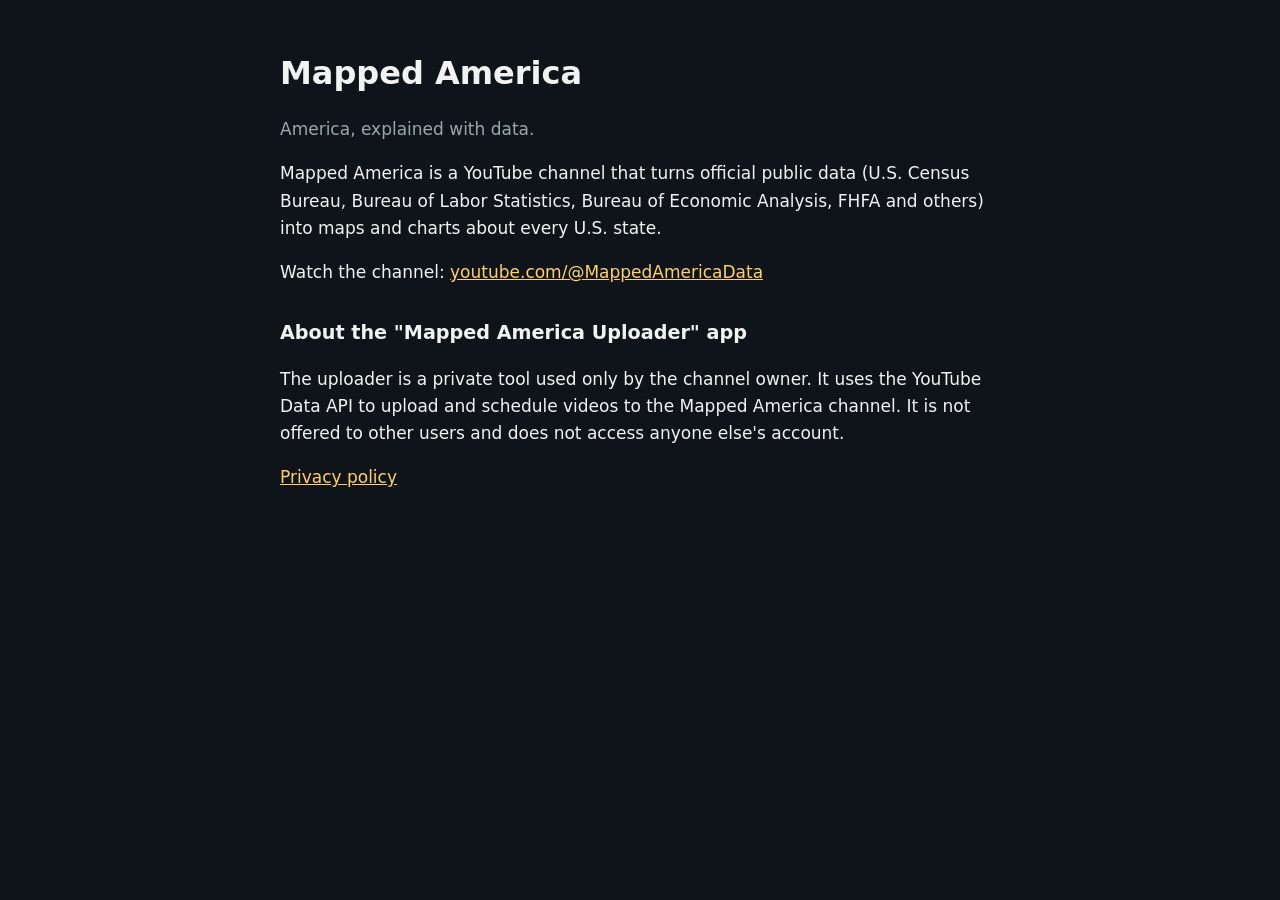
<file: index.html>
<!doctype html>
<html lang="en"><head><meta charset="utf-8"><meta name="viewport" content="width=device-width,initial-scale=1">
<title>Mapped America</title><link rel="stylesheet" href="style.css"></head>
<body><main>
<h1>Mapped America</h1>
<p class="muted">America, explained with data.</p>
<p>Mapped America is a YouTube channel that turns official public data (U.S. Census Bureau, Bureau of Labor Statistics,
Bureau of Economic Analysis, FHFA and others) into maps and charts about every U.S. state.</p>
<p>Watch the channel: <a href="https://www.youtube.com/@MappedAmericaData">youtube.com/@MappedAmericaData</a></p>
<h2>About the "Mapped America Uploader" app</h2>
<p>The uploader is a private tool used only by the channel owner. It uses the YouTube Data API to upload and schedule
videos to the Mapped America channel. It is not offered to other users and does not access anyone else's account.</p>
<p><a href="privacy.html">Privacy policy</a></p>
</main></body></html>
</file>
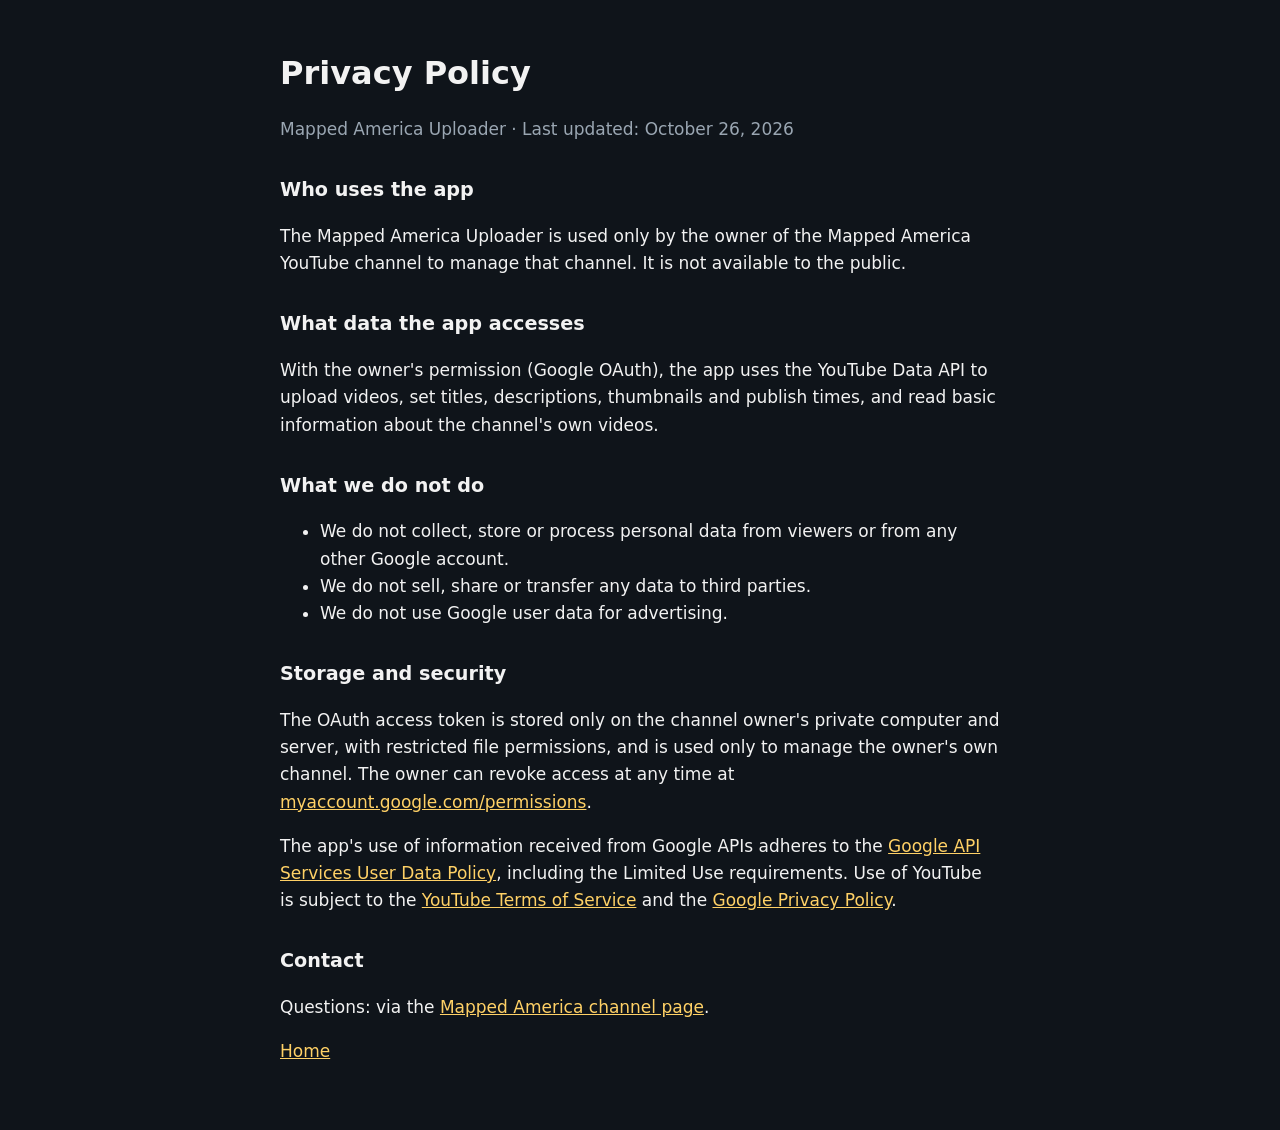
<file: privacy.html>
<!doctype html>
<html lang="en"><head><meta charset="utf-8"><meta name="viewport" content="width=device-width,initial-scale=1">
<title>Privacy Policy</title><link rel="stylesheet" href="style.css"></head>
<body><main>
<h1>Privacy Policy</h1>
<p class="muted">Mapped America Uploader · Last updated: October 26, 2026</p>
<h2>Who uses the app</h2>
<p>The Mapped America Uploader is used only by the owner of the Mapped America YouTube channel to manage that channel.
It is not available to the public.</p>
<h2>What data the app accesses</h2>
<p>With the owner's permission (Google OAuth), the app uses the YouTube Data API to upload videos, set titles,
descriptions, thumbnails and publish times, and read basic information about the channel's own videos.</p>
<h2>What we do not do</h2>
<ul>
<li>We do not collect, store or process personal data from viewers or from any other Google account.</li>
<li>We do not sell, share or transfer any data to third parties.</li>
<li>We do not use Google user data for advertising.</li>
</ul>
<h2>Storage and security</h2>
<p>The OAuth access token is stored only on the channel owner's private computer and server, with restricted file
permissions, and is used only to manage the owner's own channel. The owner can revoke access at any time at
<a href="https://myaccount.google.com/permissions">myaccount.google.com/permissions</a>.</p>
<p>The app's use of information received from Google APIs adheres to the
<a href="https://developers.google.com/terms/api-services-user-data-policy">Google API Services User Data Policy</a>,
including the Limited Use requirements. Use of YouTube is subject to the
<a href="https://www.youtube.com/t/terms">YouTube Terms of Service</a> and the
<a href="https://policies.google.com/privacy">Google Privacy Policy</a>.</p>
<h2>Contact</h2>
<p>Questions: via the <a href="https://www.youtube.com/@MappedAmericaData/about">Mapped America channel page</a>.</p>
<p><a href="index.html">Home</a></p>
</main></body></html>
</file>
<file: style.css>
:root{--bg:#0f141a;--fg:#f2f2f2;--muted:#9aa6b2;--accent:#ffd166}
body{margin:0;background:var(--bg);color:var(--fg);font:17px/1.6 system-ui,-apple-system,Segoe UI,Roboto,sans-serif}
main{max-width:720px;margin:0 auto;padding:48px 16px}
h1{font-size:2rem;margin:0 0 8px}h2{font-size:1.2rem;margin-top:32px}
a{color:var(--accent)}.muted{color:var(--muted)}
</file>
